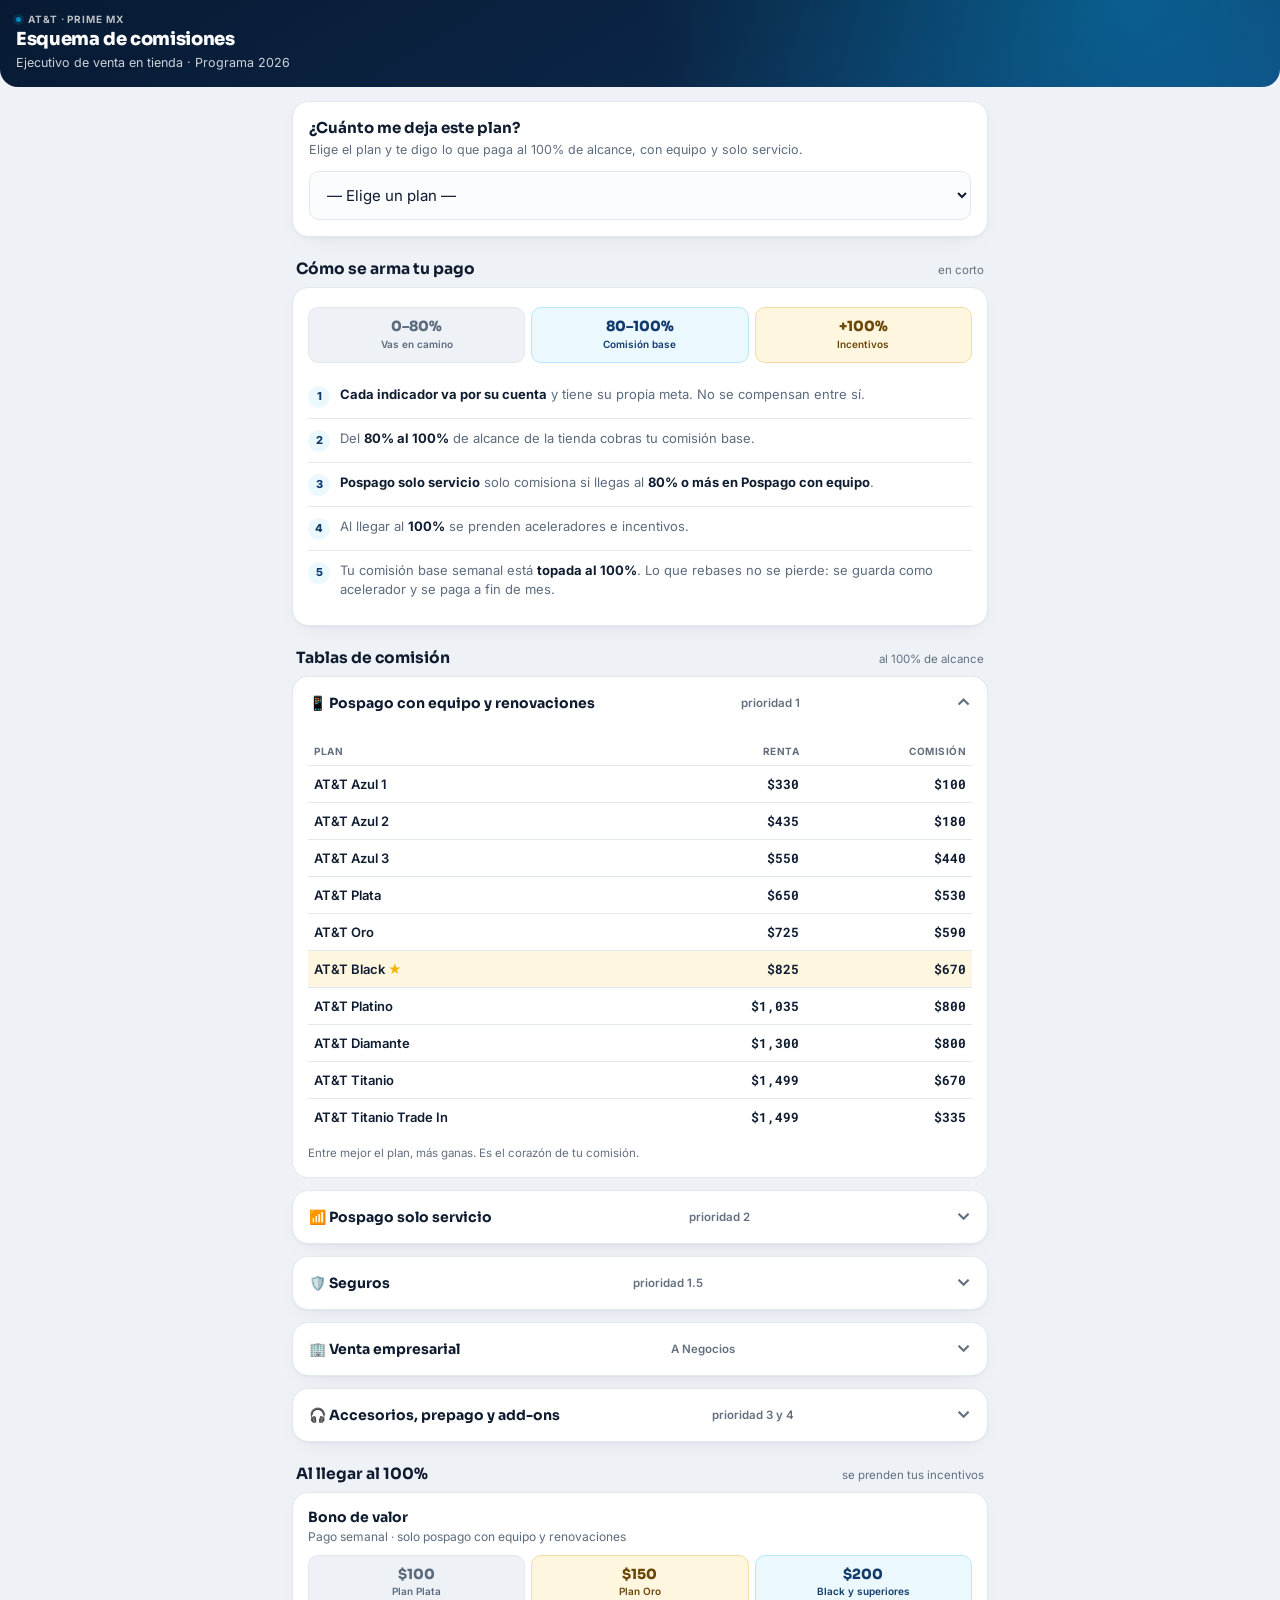
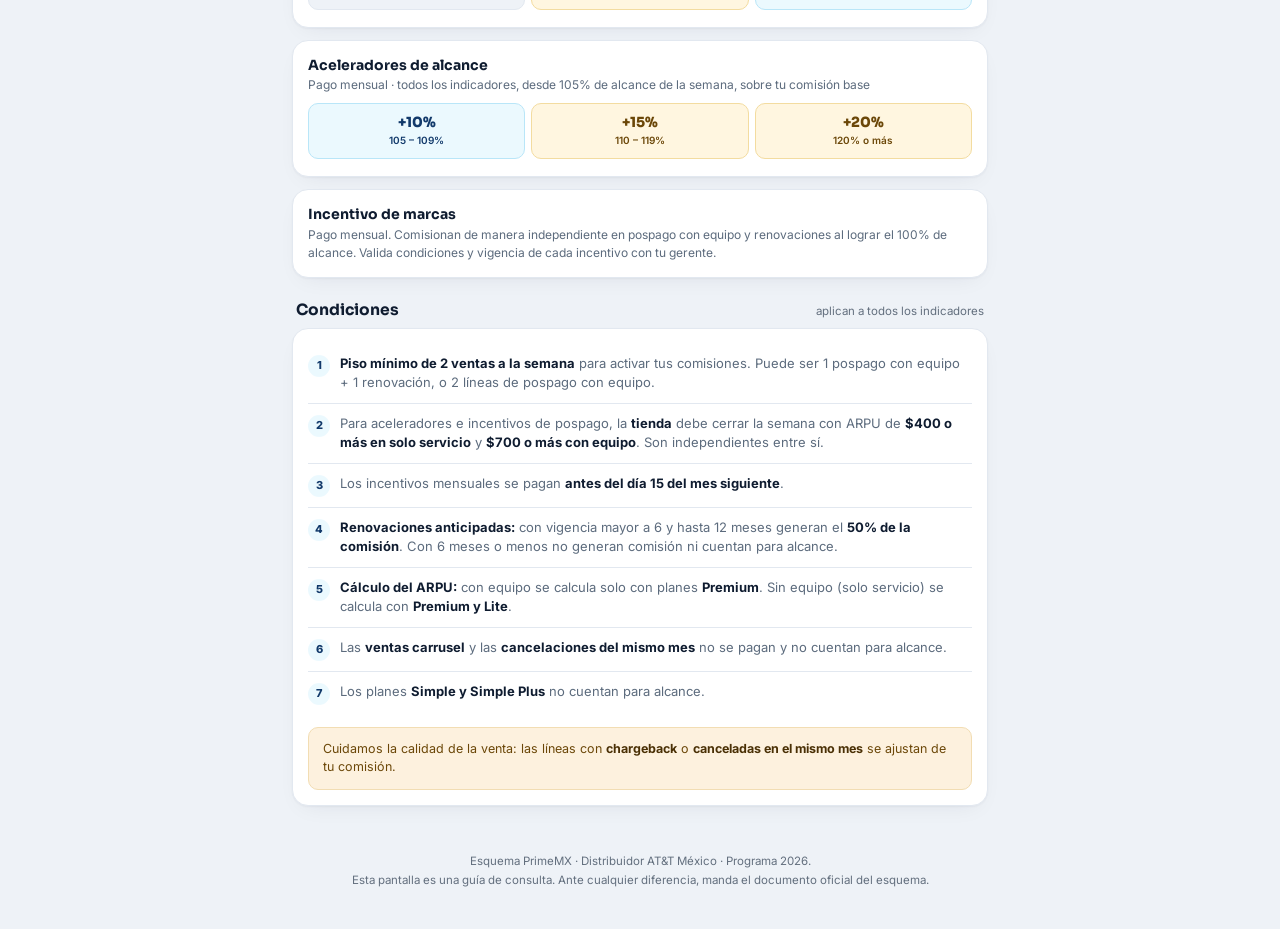
<file: comisiones.html>
<!doctype html>
<html lang="es">
<head>
<meta charset="utf-8">
<title>Comisiones · León Centro</title>
<meta name="viewport" content="width=device-width, initial-scale=1.0">
<link href="https://fonts.googleapis.com/css2?family=Sora:wght@600;700;800&family=Inter:wght@400;500;600;700&family=Roboto+Mono:wght@500;700&display=swap" rel="stylesheet">
<style>
  :root{
    --navy:#0b2545; --navy-2:#123a6b; --navy-deep:#081a33;
    --cyan:#00b6f1; --cyan-soft:#4dcdf7; --cyan-dim:#00b6f114;
    --oro:#f5b301; --oro-dim:#fff6e0;
    --paper:#eef2f7; --card:#fff;
    --ink:#0f1c30; --ink-dim:#5c6b7d; --ink-faint:#636f7e;
    --line:#e2e8f0;
    --good:#1e9e5a; --good-bg:#e8f8ef;
    --warn:#b8790a; --warn-bg:#fdf1de;
    --radius:16px; --radius-sm:10px;
    --shadow:0 1px 2px rgba(15,28,48,.04), 0 8px 24px -12px rgba(15,28,48,.10);
    --fd:'Sora','Inter',sans-serif; --fb:'Inter',-apple-system,sans-serif; --fn:'Roboto Mono',monospace;
  }
  *{box-sizing:border-box;}
  html,body{overflow-x:hidden;max-width:100vw;}
  body{margin:0;font-family:var(--fb);background:var(--paper);color:var(--ink);
    padding-bottom:40px;-webkit-font-smoothing:antialiased;}

  header{position:relative;overflow:hidden;color:#fff;padding:13px 16px 15px;
    border-radius:0 0 18px 18px;
    background:radial-gradient(circle at 88% -10%, rgba(0,182,241,.35) 0%, rgba(0,182,241,0) 42%),
      linear-gradient(150deg, var(--navy-deep) 0%, var(--navy) 55%, var(--navy-2) 100%);}
  .brand{display:flex;align-items:center;gap:7px;font-size:10px;letter-spacing:.09em;
    opacity:.72;font-weight:700;text-transform:uppercase;margin-bottom:3px;}
  .dot{width:5px;height:5px;border-radius:50%;background:var(--cyan);box-shadow:0 0 0 3px rgba(0,182,241,.18);}
  header h1{margin:0;font-family:var(--fd);font-size:18px;font-weight:800;letter-spacing:-.02em;}
  header p{margin:4px 0 0;font-size:12.5px;opacity:.8;line-height:1.45;}

  main{max-width:720px;margin:0 auto;padding:14px 12px;}

  /* ── buscador de plan ── */
  .buscador{background:var(--card);border:1px solid var(--line);border-radius:var(--radius);
    padding:16px;box-shadow:var(--shadow);margin-bottom:14px;}
  .buscador h2{font-family:var(--fd);font-size:15px;margin:0 0 4px;}
  .buscador .ay{font-size:12.5px;color:var(--ink-dim);margin:0 0 12px;line-height:1.45;}
  .buscador select{width:100%;padding:13px;border:1.5px solid var(--line);border-radius:var(--radius-sm);
    font-size:15px;font-family:var(--fb);background:#fbfcfe;color:var(--ink);min-height:48px;}
  .resu{margin-top:14px;display:none;}
  .resu.on{display:block;}
  .resu-grid{display:grid;grid-template-columns:1fr 1fr;gap:10px;}
  .rc{background:var(--paper);border:1px solid var(--line);border-radius:var(--radius-sm);padding:13px;text-align:center;}
  .rc .t{font-size:10.5px;font-weight:700;text-transform:uppercase;letter-spacing:.05em;color:var(--ink-faint);}
  .rc .n{font-family:var(--fd);font-size:23px;font-weight:800;color:var(--navy);margin-top:3px;line-height:1.1;}
  .rc .s{font-size:11px;color:var(--ink-faint);margin-top:2px;}
  .rc.na .n{color:var(--ink-faint);font-size:16px;}
  .nota-bono{margin-top:10px;background:var(--oro-dim);border:1px solid #f3dca0;border-radius:var(--radius-sm);
    padding:10px 12px;font-size:12px;color:#6b4708;line-height:1.45;}

  /* ── secciones ── */
  .sec{display:flex;align-items:baseline;justify-content:space-between;gap:10px;margin:22px 4px 9px;}
  .sec h2{font-family:var(--fd);font-size:15.5px;font-weight:700;margin:0;}
  .sec .hint{font-size:11.5px;color:var(--ink-faint);}
  .card{background:var(--card);border:1px solid var(--line);border-radius:var(--radius);
    padding:15px;box-shadow:var(--shadow);margin-bottom:12px;}

  table{width:100%;border-collapse:collapse;font-size:13px;}
  th{text-align:left;font-size:10px;font-weight:700;text-transform:uppercase;letter-spacing:.05em;
    color:var(--ink-faint);padding:0 6px 8px;border-bottom:1.5px solid var(--line);}
  th.n,td.n{text-align:right;}
  td{padding:9px 6px;border-bottom:1px solid var(--line);}
  tr:last-child td{border-bottom:none;}
  td.plan{font-weight:600;}
  td.n{font-family:var(--fn);font-weight:700;}
  tr.top{background:var(--oro-dim);}
  tr.top td.plan::after{content:" ★";color:var(--oro);}

  .plg{margin-bottom:12px;}
  .plg > summary{list-style:none;cursor:pointer;display:flex;align-items:center;gap:10px;
    background:var(--card);border:1px solid var(--line);border-radius:var(--radius);
    padding:14px 16px;font-family:var(--fd);font-size:14px;font-weight:700;color:var(--ink);
    box-shadow:var(--shadow);min-height:52px;}
  .plg > summary::-webkit-details-marker{display:none;}
  .plg > summary::after{content:"⌄";margin-left:auto;font-size:19px;color:var(--ink-faint);transform:translateY(-3px);}
  .plg[open] > summary::after{content:"⌃";transform:translateY(3px);}
  .plg[open] > summary{border-radius:var(--radius) var(--radius) 0 0;border-bottom-color:transparent;box-shadow:none;}
  .plg .cuerpo{border:1px solid var(--line);border-top:none;border-radius:0 0 var(--radius) var(--radius);
    background:var(--card);padding:15px;}
  .plg .sub{margin-left:auto;margin-right:10px;font-size:11.5px;font-weight:600;
    color:var(--ink-faint);font-family:var(--fb);}

  .escala{display:flex;gap:6px;margin:4px 0 2px;}
  .esc{flex:1;border-radius:10px;padding:11px 8px;text-align:center;border:1px solid var(--line);}
  .esc .p{font-family:var(--fd);font-size:14px;font-weight:800;line-height:1.1;}
  .esc .d{font-size:10px;margin-top:3px;font-weight:600;line-height:1.3;}
  .esc.g1{background:var(--paper);color:var(--ink-dim);}
  .esc.g2{background:var(--cyan-dim);color:var(--navy-2);border-color:#b9e6f8;}
  .esc.g3{background:var(--oro-dim);color:#6b4708;border-color:#f3dca0;}

  .lista{margin:0;padding:0;list-style:none;}
  .lista li{display:flex;gap:10px;padding:10px 0;border-bottom:1px solid var(--line);
    font-size:13px;line-height:1.5;color:var(--ink-dim);}
  .lista li:last-child{border-bottom:none;}
  .lista .num{flex:none;width:22px;height:22px;border-radius:50%;background:var(--cyan-dim);
    color:var(--navy-2);font-size:11px;font-weight:800;display:flex;align-items:center;
    justify-content:center;margin-top:1px;}
  .lista b{color:var(--ink);}

  .aviso{background:var(--warn-bg);border:1px solid #f2ddb3;border-radius:var(--radius-sm);
    padding:12px 14px;font-size:12.5px;color:#6b4708;line-height:1.5;margin-top:12px;}
  .aviso b{color:#4a3005;}
  .ok-box{background:var(--good-bg);border:1px solid #bfe6cf;border-radius:var(--radius-sm);
    padding:12px 14px;font-size:12.5px;color:#145c37;line-height:1.5;}
  .mini{font-size:11.5px;color:var(--ink-faint);line-height:1.5;margin-top:10px;}
  footer{max-width:720px;margin:20px auto 0;padding:0 16px;font-size:11.5px;
    color:var(--ink-faint);line-height:1.6;text-align:center;}
  button:focus-visible, summary:focus-visible, select:focus-visible{outline:2px solid var(--cyan);outline-offset:2px;}
</style>
</head>
<body>

<header>
  <div class="brand"><span class="dot"></span> AT&amp;T · Prime MX</div>
  <h1>Esquema de comisiones</h1>
  <p>Ejecutivo de venta en tienda · Programa 2026</p>
</header>

<main>

  <!-- Buscador: lo primero, porque es lo que se usa con el cliente enfrente -->
  <section class="buscador">
    <h2>¿Cuánto me deja este plan?</h2>
    <p class="ay">Elige el plan y te digo lo que paga al 100% de alcance, con equipo y solo servicio.</p>
    <select id="selPlan" aria-label="Elige un plan">
      <option value="">— Elige un plan —</option>
    </select>
    <div class="resu" id="resu">
      <div class="resu-grid">
        <div class="rc" id="rcEquipo"><div class="t">Con equipo o renovación</div><div class="n">—</div><div class="s">comisión al 100%</div></div>
        <div class="rc" id="rcServicio"><div class="t">Solo servicio</div><div class="n">—</div><div class="s">comisión al 100%</div></div>
      </div>
      <div class="nota-bono" id="notaBono"></div>
    </div>
  </section>

  <!-- Cómo funciona -->
  <div class="sec"><h2>Cómo se arma tu pago</h2><span class="hint">en corto</span></div>
  <div class="card">
    <div class="escala">
      <div class="esc g1"><div class="p">0–80%</div><div class="d">Vas en camino</div></div>
      <div class="esc g2"><div class="p">80–100%</div><div class="d">Comisión base</div></div>
      <div class="esc g3"><div class="p">+100%</div><div class="d">Incentivos</div></div>
    </div>
    <ul class="lista" style="margin-top:12px">
      <li><span class="num">1</span><div><b>Cada indicador va por su cuenta</b> y tiene su propia meta. No se compensan entre sí.</div></li>
      <li><span class="num">2</span><div>Del <b>80% al 100%</b> de alcance de la tienda cobras tu comisión base.</div></li>
      <li><span class="num">3</span><div><b>Pospago solo servicio</b> solo comisiona si llegas al <b>80% o más en Pospago con equipo</b>.</div></li>
      <li><span class="num">4</span><div>Al llegar al <b>100%</b> se prenden aceleradores e incentivos.</div></li>
      <li><span class="num">5</span><div>Tu comisión base semanal está <b>topada al 100%</b>. Lo que rebases no se pierde: se guarda como acelerador y se paga a fin de mes.</div></li>
    </ul>
  </div>

  <!-- Tablas -->
  <div class="sec"><h2>Tablas de comisión</h2><span class="hint">al 100% de alcance</span></div>

  <details class="plg" open>
    <summary>📱 Pospago con equipo y renovaciones <span class="sub">prioridad 1</span></summary>
    <div class="cuerpo">
      <table>
        <thead><tr><th>Plan</th><th class="n">Renta</th><th class="n">Comisión</th></tr></thead>
        <tbody id="tEquipo"></tbody>
      </table>
      <div class="mini">Entre mejor el plan, más ganas. Es el corazón de tu comisión.</div>
    </div>
  </details>

  <details class="plg">
    <summary>📶 Pospago solo servicio <span class="sub">prioridad 2</span></summary>
    <div class="cuerpo">
      <div style="font-size:11px;font-weight:700;text-transform:uppercase;letter-spacing:.06em;color:var(--ink-faint);margin-bottom:8px;">Planes Premium</div>
      <table>
        <thead><tr><th>Plan</th><th class="n">Renta</th><th class="n">Comisión</th></tr></thead>
        <tbody id="tServicio"></tbody>
      </table>
      <div style="font-size:11px;font-weight:700;text-transform:uppercase;letter-spacing:.06em;color:var(--ink-faint);margin:18px 0 8px;">Planes Lite</div>
      <table>
        <thead><tr><th>Plan</th><th class="n">Renta</th><th class="n">Comisión</th></tr></thead>
        <tbody id="tLite"></tbody>
      </table>
      <div class="aviso">
        <b>Para cobrar esta comisión</b> necesitas al menos <b>80% de la meta de Pospago con equipo</b> y <b>80% de la meta de solo servicio</b>.<br>
        <b>AT&amp;T Lite 0</b> solo cuenta para alcance y comisión cuando la venta es una <b>migración</b>.
      </div>
    </div>
  </details>

  <details class="plg">
    <summary>🛡️ Seguros <span class="sub">prioridad 1.5</span></summary>
    <div class="cuerpo">
      <table>
        <thead><tr><th>Precio del equipo</th><th class="n">Costo mensual</th><th class="n">Comisión</th></tr></thead>
        <tbody id="tSeguros"></tbody>
      </table>
      <div class="mini">Se venden sobre pospago con equipo. La comisión crece en proporción a Pospago con equipo y renovaciones.</div>
    </div>
  </details>

  <details class="plg">
    <summary>🏢 Venta empresarial <span class="sub">A Negocios</span></summary>
    <div class="cuerpo">
      <table>
        <thead><tr><th>Plan</th><th class="n">Con equipo</th><th class="n">Solo servicio</th></tr></thead>
        <tbody id="tNegocios"></tbody>
      </table>
      <div class="aviso">
        Las renovaciones de <b>solo servicio</b> generan comisión únicamente en plazos de <b>24 meses o más</b>.<br>
        Los pospagos empresariales, con o sin equipo, y las renovaciones con equipo cuentan para alcance y generan comisión.
      </div>
    </div>
  </details>

  <details class="plg">
    <summary>🎧 Accesorios, prepago y add-ons <span class="sub">prioridad 3 y 4</span></summary>
    <div class="cuerpo">
      <table>
        <thead><tr><th>Concepto</th><th class="n">Comisión</th></tr></thead>
        <tbody>
          <tr><td class="plan">Accesorios ALPHACOMM</td><td class="n">10% del valor</td></tr>
          <tr><td class="plan">Accesorios otras marcas</td><td class="n">2% del valor</td></tr>
          <tr><td class="plan">Prepago</td><td class="n">40% de la recarga</td></tr>
          <tr><td class="plan">Add-ons</td><td class="n">80% del valor</td></tr>
        </tbody>
      </table>
      <div class="aviso">
        <b>Prepago:</b> requiere recarga inicial mínima de <b>$150</b>. Los prepagos con recarga inicial de $50 o menos <b>no cuentan para alcance</b>, y la comisión de prepago tiene un <b>tope de $100</b>.
      </div>
    </div>
  </details>

  <!-- Incentivos -->
  <div class="sec"><h2>Al llegar al 100%</h2><span class="hint">se prenden tus incentivos</span></div>

  <div class="card">
    <div style="font-family:var(--fd);font-size:14px;font-weight:700;margin-bottom:3px;">Bono de valor</div>
    <div style="font-size:12px;color:var(--ink-dim);margin-bottom:11px;">Pago semanal · solo pospago con equipo y renovaciones</div>
    <div class="escala">
      <div class="esc g1"><div class="p">$100</div><div class="d">Plan Plata</div></div>
      <div class="esc g3"><div class="p">$150</div><div class="d">Plan Oro</div></div>
      <div class="esc g2"><div class="p">$200</div><div class="d">Black y superiores</div></div>
    </div>
  </div>

  <div class="card">
    <div style="font-family:var(--fd);font-size:14px;font-weight:700;margin-bottom:3px;">Aceleradores de alcance</div>
    <div style="font-size:12px;color:var(--ink-dim);margin-bottom:11px;">Pago mensual · todos los indicadores, desde 105% de alcance de la semana, sobre tu comisión base</div>
    <div class="escala">
      <div class="esc g2"><div class="p">+10%</div><div class="d">105 – 109%</div></div>
      <div class="esc g3"><div class="p">+15%</div><div class="d">110 – 119%</div></div>
      <div class="esc g3"><div class="p">+20%</div><div class="d">120% o más</div></div>
    </div>
  </div>

  <div class="card">
    <div style="font-family:var(--fd);font-size:14px;font-weight:700;margin-bottom:3px;">Incentivo de marcas</div>
    <div style="font-size:12px;color:var(--ink-dim);line-height:1.5;">Pago mensual. Comisionan de manera independiente en pospago con equipo y renovaciones al lograr el 100% de alcance. Valida condiciones y vigencia de cada incentivo con tu gerente.</div>
  </div>

  <!-- Condiciones -->
  <div class="sec"><h2>Condiciones</h2><span class="hint">aplican a todos los indicadores</span></div>
  <div class="card">
    <ul class="lista">
      <li><span class="num">1</span><div><b>Piso mínimo de 2 ventas a la semana</b> para activar tus comisiones. Puede ser 1 pospago con equipo + 1 renovación, o 2 líneas de pospago con equipo.</div></li>
      <li><span class="num">2</span><div>Para aceleradores e incentivos de pospago, la <b>tienda</b> debe cerrar la semana con ARPU de <b>$400 o más en solo servicio</b> y <b>$700 o más con equipo</b>. Son independientes entre sí.</div></li>
      <li><span class="num">3</span><div>Los incentivos mensuales se pagan <b>antes del día 15 del mes siguiente</b>.</div></li>
      <li><span class="num">4</span><div><b>Renovaciones anticipadas:</b> con vigencia mayor a 6 y hasta 12 meses generan el <b>50% de la comisión</b>. Con 6 meses o menos no generan comisión ni cuentan para alcance.</div></li>
      <li><span class="num">5</span><div><b>Cálculo del ARPU:</b> con equipo se calcula solo con planes <b>Premium</b>. Sin equipo (solo servicio) se calcula con <b>Premium y Lite</b>.</div></li>
      <li><span class="num">6</span><div>Las <b>ventas carrusel</b> y las <b>cancelaciones del mismo mes</b> no se pagan y no cuentan para alcance.</div></li>
      <li><span class="num">7</span><div>Los planes <b>Simple y Simple Plus</b> no cuentan para alcance.</div></li>
    </ul>
    <div class="aviso">
      Cuidamos la calidad de la venta: las líneas con <b>chargeback</b> o <b>canceladas en el mismo mes</b> se ajustan de tu comisión.
    </div>
  </div>

</main>

<footer>
  Esquema PrimeMX · Distribuidor AT&amp;T México · Programa 2026.<br>
  Esta pantalla es una guía de consulta. Ante cualquier diferencia, manda el documento oficial del esquema.
</footer>

<script>
(function(){
  "use strict";
  function esc(v){ return String(v==null?"":v).replace(/&/g,"&amp;").replace(/</g,"&lt;")
    .replace(/>/g,"&gt;").replace(/"/g,"&quot;").replace(/'/g,"&#39;"); }
  function mx(n){ return "$" + Number(n).toLocaleString("es-MX"); }

  // ── Esquema 2026. Un solo lugar de la verdad: si cambia el esquema,
  //    se cambia aquí y toda la pantalla se actualiza sola.
  var EQUIPO = [
    ["AT&T Azul 1",330,100],["AT&T Azul 2",435,180],["AT&T Azul 3",550,440],
    ["AT&T Plata",650,530],["AT&T Oro",725,590],["AT&T Black",825,670,true],
    ["AT&T Platino",1035,800],["AT&T Diamante",1300,800],["AT&T Titanio",1499,670],
    ["AT&T Titanio Trade In",1499,335]
  ];
  var SERVICIO = [
    ["AT&T Azul 1",330,100],["AT&T Azul 2",435,120,true],["AT&T Azul 3",550,230],
    ["AT&T Plata",650,265],["AT&T Oro",725,295],["AT&T Black",825,335],
    ["AT&T Platino",1035,400],["AT&T Diamante",1300,400],["AT&T Titanio",1499,335]
  ];
  var LITE = [
    ["AT&T Lite 0 · solo migraciones",299,40],["AT&T Lite 1",349,110],
    ["AT&T Lite 2",449,150,true],["AT&T Lite 3",549,220],["AT&T Lite 4",669,265],
    ["AT&T Lite 5",999,315],["AT&T Ilimitado",1499,400]
  ];
  var SEGUROS = [
    ["$500 – $4,000",99,70],["$4,001 – $6,000",159,112],["$6,001 – $13,000",219,153],
    ["$13,001 – $38,000",254,178],["$38,001 – $60,000",279,195]
  ];
  var NEGOCIOS = [
    ["A Negocios 239",239,50,25],["A Negocios 299",299,87,44],["A Negocios 399",399,200,100],
    ["A Negocios 499",499,419,210],["A Negocios 599",599,503,252],["A Negocios 699",699,587,294],
    ["A Negocios 799",799,671,336],["A Negocios 899",899,755,378],["A Negocios 999",999,839,420],
    ["A Negocios 1299",1299,1091,546],["A Negocios 1499",1499,1259,630]
  ];
  // Bono de valor por unidad, solo pospago con equipo y renovaciones
  var BONO = { "AT&T Plata":100, "AT&T Oro":150, "AT&T Black":200,
               "AT&T Platino":200, "AT&T Titanio":200, "AT&T Diamante":200 };

  function fila3(f){
    return '<tr class="' + (f[3] ? 'top' : '') + '"><td class="plan">' + esc(f[0]) +
      '</td><td class="n">' + mx(f[1]) + '</td><td class="n">' + mx(f[2]) + '</td></tr>';
  }
  document.getElementById("tEquipo").innerHTML   = EQUIPO.map(fila3).join("");
  document.getElementById("tServicio").innerHTML = SERVICIO.map(fila3).join("");
  document.getElementById("tLite").innerHTML     = LITE.map(fila3).join("");
  document.getElementById("tSeguros").innerHTML  = SEGUROS.map(function(f){
    return '<tr><td class="plan">' + esc(f[0]) + '</td><td class="n">' + mx(f[1]) +
           '</td><td class="n">' + mx(f[2]) + '</td></tr>'; }).join("");
  document.getElementById("tNegocios").innerHTML = NEGOCIOS.map(function(f){
    return '<tr><td class="plan">' + esc(f[0]) + '</td><td class="n">' + mx(f[2]) +
           '</td><td class="n">' + mx(f[3]) + '</td></tr>'; }).join("");

  // ── Buscador: junta cada plan con lo que paga de los dos lados ──
  var INDICE = {};
  function mete(nombre, renta, campo, valor){
    if(!INDICE[nombre]) INDICE[nombre] = { nombre:nombre, renta:renta, equipo:null, servicio:null };
    INDICE[nombre][campo] = valor;
  }
  EQUIPO.forEach(function(f){ mete(f[0], f[1], "equipo", f[2]); });
  SERVICIO.forEach(function(f){ mete(f[0], f[1], "servicio", f[2]); });
  LITE.forEach(function(f){ mete(f[0], f[1], "servicio", f[2]); });
  NEGOCIOS.forEach(function(f){ mete(f[0], f[1], "equipo", f[2]); mete(f[0], f[1], "servicio", f[3]); });

  var orden = Object.keys(INDICE).sort(function(a,b){ return INDICE[a].renta - INDICE[b].renta; });
  var sel = document.getElementById("selPlan");
  sel.innerHTML = '<option value="">— Elige un plan —</option>' + orden.map(function(k){
    return '<option value="' + esc(k) + '">' + esc(k) + ' · ' + mx(INDICE[k].renta) + '</option>';
  }).join("");

  sel.addEventListener("change", function(){
    var p = INDICE[sel.value];
    var caja = document.getElementById("resu");
    if(!p){ caja.classList.remove("on"); return; }

    function pinta(id, valor, noAplica){
      var c = document.getElementById(id);
      c.classList.toggle("na", valor === null);
      c.querySelector(".n").textContent = valor === null ? "No aplica" : mx(valor);
      c.querySelector(".s").textContent = valor === null ? noAplica : "comisión al 100%";
    }
    pinta("rcEquipo",   p.equipo,   "este plan no va con equipo");
    pinta("rcServicio", p.servicio, "este plan no va solo servicio");

    var nota = document.getElementById("notaBono");
    var b = BONO[p.nombre];
    var txt = [];
    if(b) txt.push("Con equipo o renovación, este plan también te da <b>" + mx(b) +
                   " de bono de valor</b> por unidad al llegar al 100%.");
    if(p.nombre.indexOf("Lite 0") !== -1) txt.push("Solo cuenta cuando la venta es una <b>migración</b>.");
    if(p.nombre.indexOf("Trade In") !== -1) txt.push("Trade In paga la mitad que el Titanio normal.");
    if(p.nombre.indexOf("Negocios") !== -1) txt.push("En empresarial, las renovaciones de solo servicio comisionan únicamente a <b>24 meses o más</b>.");
    nota.innerHTML = txt.length ? txt.join("<br>") : "Recuerda: estas cifras son al 100% de alcance de la tienda.";
    caja.classList.add("on");
  });
})();
</script>
</body>
</html>
</file>
